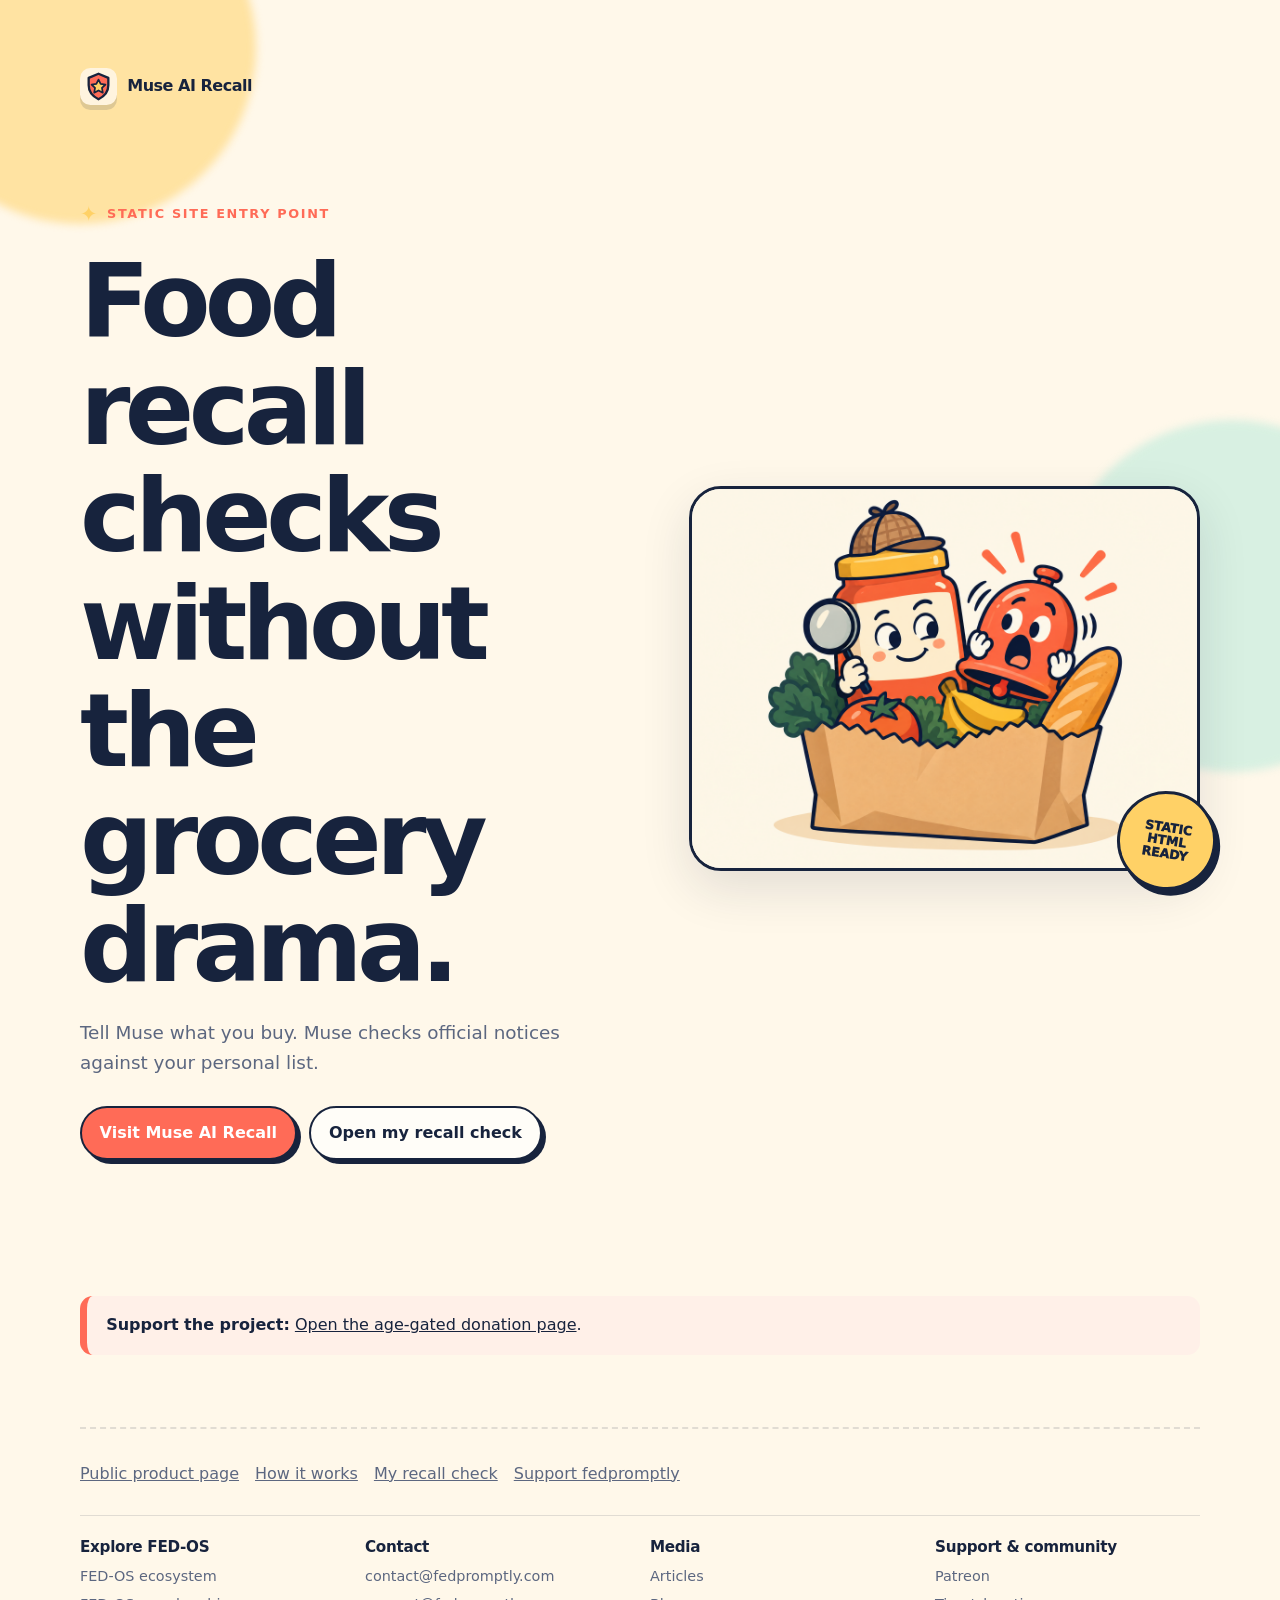
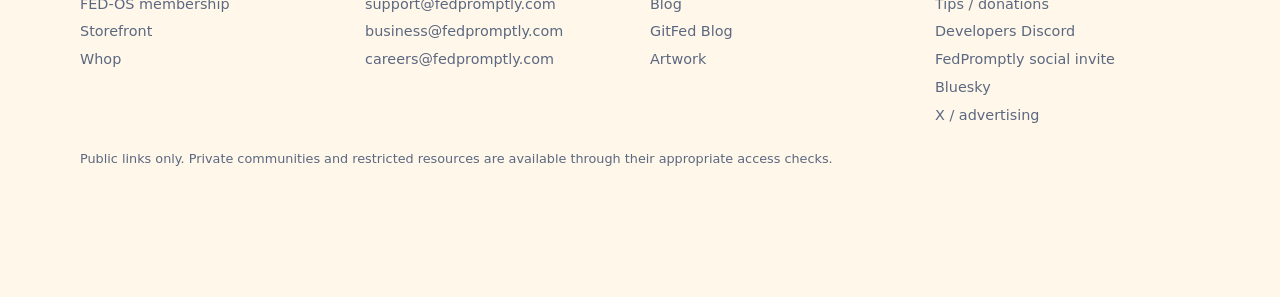
<file: index.html>
<!doctype html>
<html lang="en">
<head><meta charset="utf-8"><meta name="viewport" content="width=device-width, initial-scale=1"><meta name="theme-color" content="#fff8ea"><link rel="icon" href="assets/favicon.svg" type="image/svg+xml"><link rel="stylesheet" href="assets/styles.css"><title>Muse AI Recall</title>  <link rel="icon" href="assets/favicon.png" type="image/png">
  <link rel="apple-touch-icon" href="assets/favicon.png">
</head>
<body><div class="site-shell"><main class="container page"><nav class="nav reveal"><a class="brand" href="index.html"><img class="brand-mark" src="assets/favicon.svg" alt=""><span>Muse AI Recall</span></a></nav><section class="hero"><div class="reveal"><p class="eyebrow">Static site entry point</p><h1>Food recall checks without the grocery drama.</h1><p class="lede">Tell Muse what you buy. Muse checks official notices against your personal list.</p><div class="actions"><a class="button" href="recall/index.html">Visit Muse AI Recall</a><a class="button secondary" href="recalled/index.html">Open my recall check</a></div></div><div class="hero-art reveal delay-2"><img src="assets/promo-no-panic.png" alt="A calm jar wearing a detective hat beside a harmless alarm bell"><span class="sticker">STATIC<br>HTML<br>READY</span></div></section><section class="section"><div class="notice reveal"><strong>Support the project:</strong> <a href="donate.html">Open the age-gated donation page</a>.</div></section><footer>
<div class="footer-links"><a href="recall/index.html">Public product page</a><a href="recall/how-it-works.html">How it works</a><a href="recalled/index.html">My recall check</a><a href="donate.html">Support fedpromptly</a></div>
      <div class="fed-footer-grid">
        <section class="footer-group"><h2>Explore FED-OS</h2><ul>
          <li><a href="https://www.fedpromptly.org" target="_blank" rel="noreferrer noopener">FED-OS ecosystem</a></li>
          <li><a href="https://www.fedpromptly.com/aid" target="_blank" rel="noreferrer noopener">FED-OS membership</a></li>
          <li><a href="https://www.jabburr.com/fed-os" target="_blank" rel="noreferrer noopener">Storefront</a></li>
          <li><a href="https://whop.com/fedpromptly/" target="_blank" rel="noreferrer noopener">Whop</a></li>
        </ul></section>
        <section class="footer-group"><h2>Contact</h2><ul>
          <li><a href="mailto:contact@fedpromptly.com">contact@fedpromptly.com</a></li>
          <li><a href="mailto:support@fedpromptly.com">support@fedpromptly.com</a></li>
          <li><a href="mailto:business@fedpromptly.com">business@fedpromptly.com</a></li>
          <li><a href="mailto:careers@fedpromptly.com">careers@fedpromptly.com</a></li>
        </ul></section>
        <section class="footer-group"><h2>Media</h2><ul>
          <li><a href="https://substack.com/@fedpromptly" target="_blank" rel="noreferrer noopener">Articles</a></li>
          <li><a href="https://fedpromptly.wordpress.com/" target="_blank" rel="noreferrer noopener">Blog</a></li>
          <li><a href="https://gitfed.substack.com/" target="_blank" rel="noreferrer noopener">GitFed Blog</a></li>
          <li><a href="https://www.deviantart.com/fedpromptly" target="_blank" rel="noreferrer noopener">Artwork</a></li>
        </ul></section>
        <section class="footer-group"><h2>Support &amp; community</h2><ul>
          <li><a href="https://www.patreon.com/c/FEDpromptly" target="_blank" rel="noreferrer noopener">Patreon</a></li>
          <li><a href="https://buymeacoffee.com/fedpromptly" target="_blank" rel="noreferrer noopener">Tips / donations</a></li>
          <li><a href="https://discord.gg/Jm4XStx4Pf" target="_blank" rel="noreferrer noopener">Developers Discord</a></li>
          <li><a href="community.html">FedPromptly social invite</a></li>
          <li><a href="https://bsky.app/profile/fed-os.bsky.social" target="_blank" rel="noreferrer noopener">Bluesky</a></li>
          <li><a href="https://x.com/Fedpromptly" target="_blank" rel="noreferrer noopener">X / advertising</a></li>
        </ul></section>
      </div>
      <p class="footer-note">Public links only. Private communities and restricted resources are available through their appropriate access checks.</p>
    </footer></main></div></body></html>
</file>
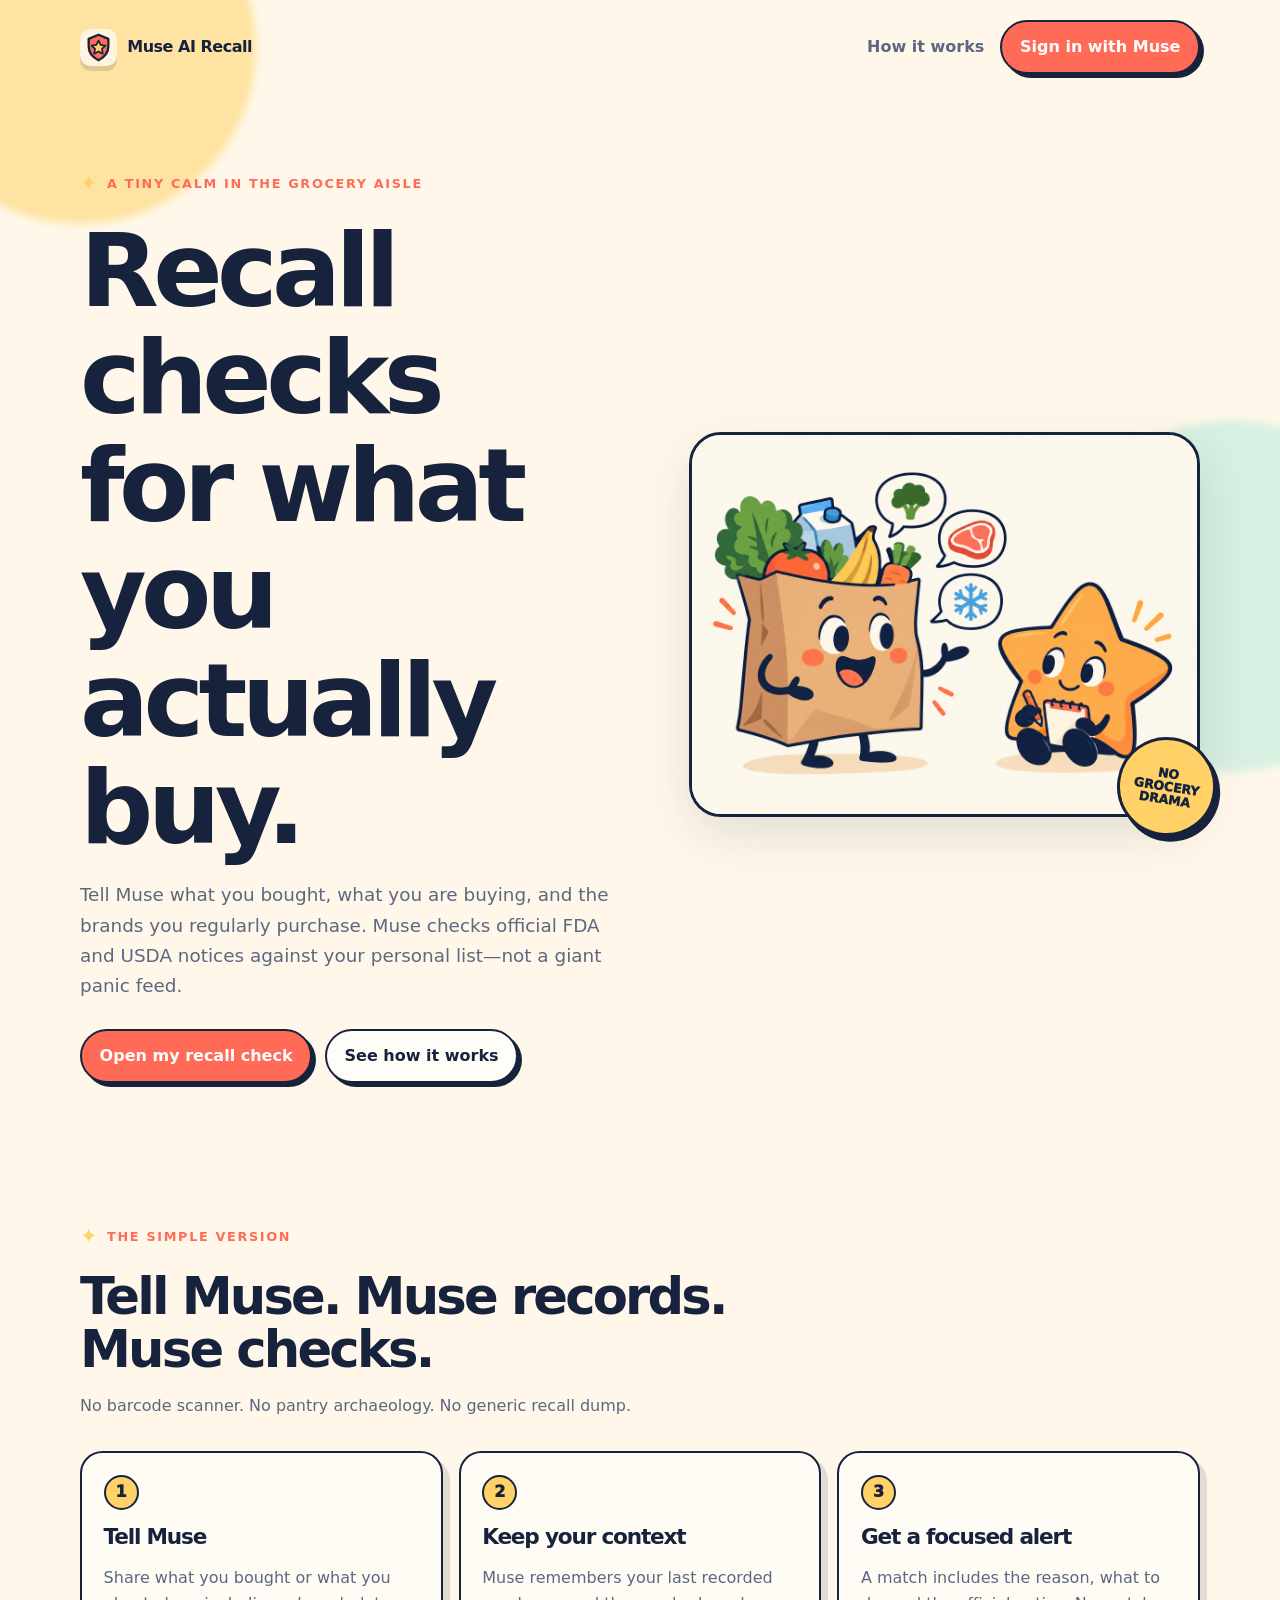
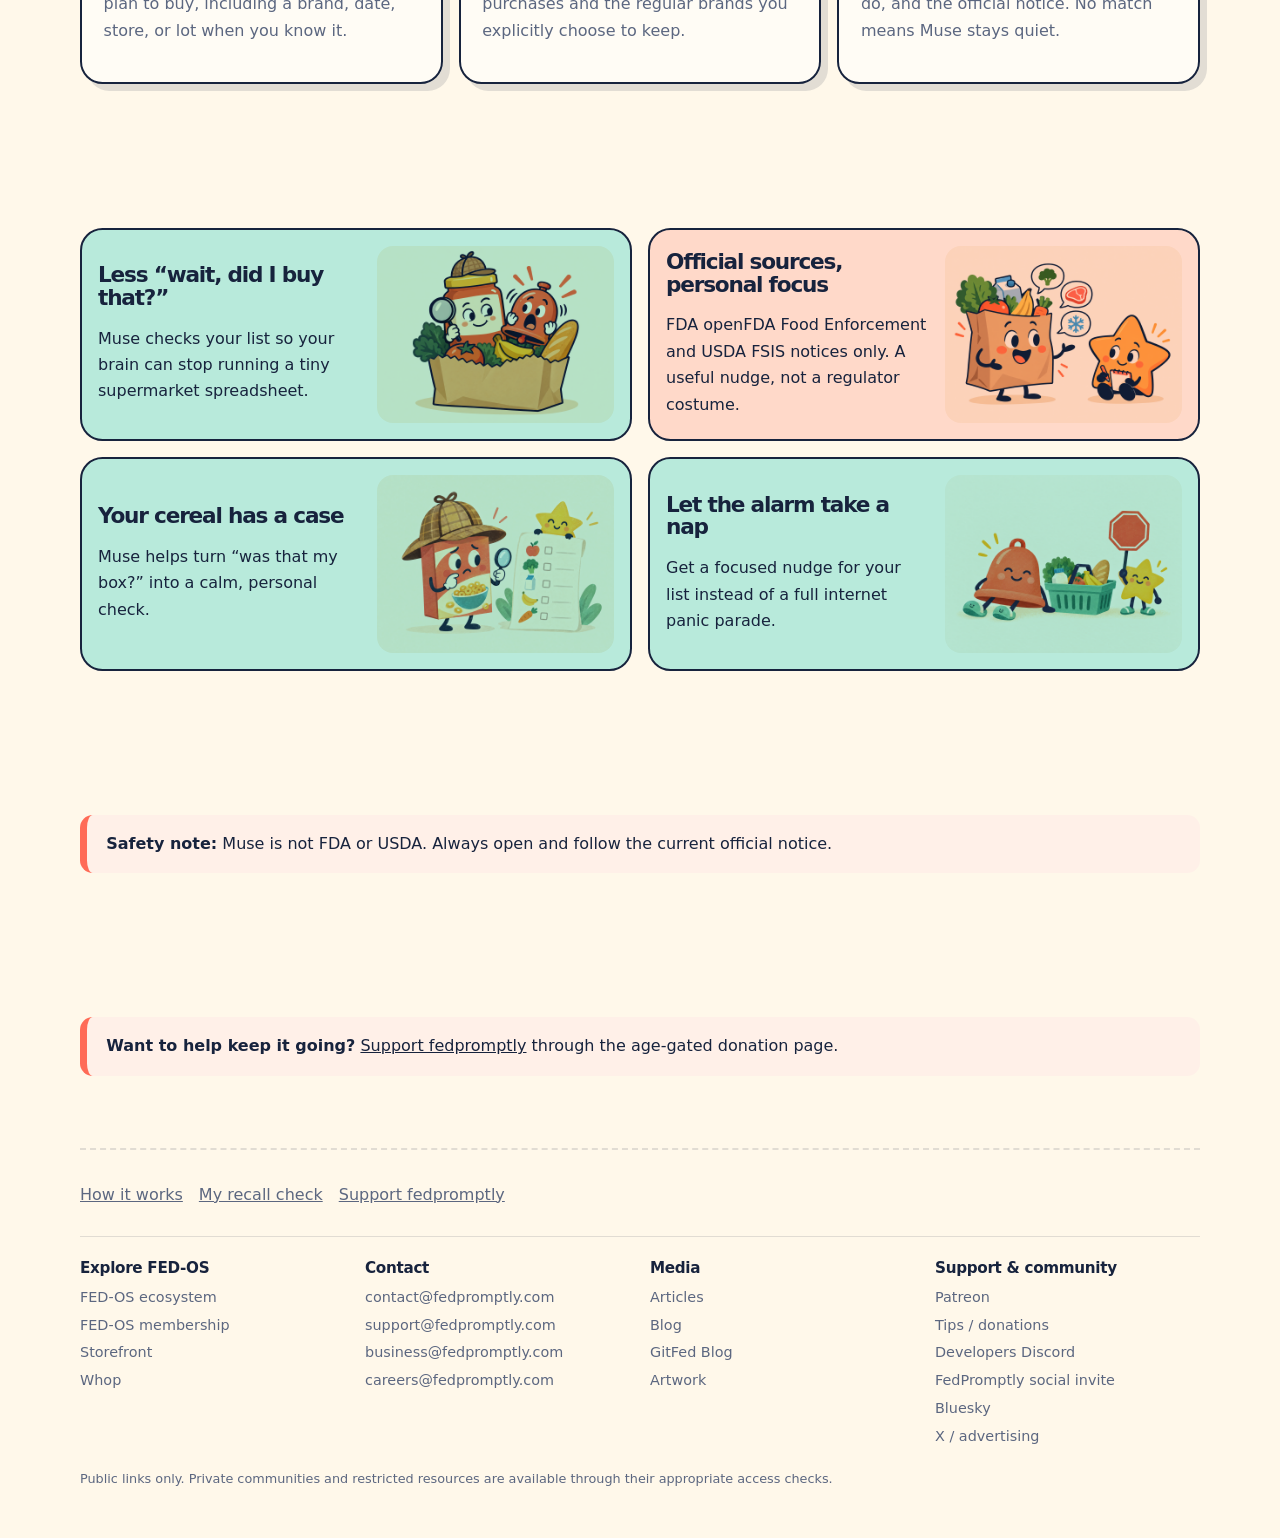
<file: recall/index.html>
<!doctype html>
<html lang="en">
<head><meta charset="utf-8"><meta name="viewport" content="width=device-width, initial-scale=1"><meta name="theme-color" content="#fff8ea"><link rel="icon" href="../assets/favicon.svg" type="image/svg+xml"><link rel="stylesheet" href="../assets/styles.css"><title>Muse AI Recall · Personal recall checks</title>  <link rel="icon" href="../assets/favicon.png" type="image/png">
  <link rel="apple-touch-icon" href="../assets/favicon.png">
</head>
<body><div class="site-shell"><main class="container"><nav class="nav reveal"><a class="brand" href="index.html"><img class="brand-mark" src="../assets/favicon.svg" alt=""><span>Muse AI Recall</span></a><div class="nav-links"><a href="how-it-works.html">How it works</a><a class="button" href="../recalled/index.html">Sign in with Muse</a></div></nav>
<header class="hero"><div class="reveal"><p class="eyebrow">A tiny calm in the grocery aisle</p><h1>Recall checks for what you actually buy.</h1><p class="lede">Tell Muse what you bought, what you are buying, and the brands you regularly purchase. Muse checks official FDA and USDA notices against your personal list—not a giant panic feed.</p><div class="actions"><a class="button" href="../recalled/index.html">Open my recall check</a><a class="button secondary" href="how-it-works.html">See how it works</a></div></div><div class="hero-art reveal delay-2"><img src="../assets/promo-tell-muse.png" alt="A cheerful grocery bag talking to a star-shaped assistant mascot"><span class="sticker">NO<br>GROCERY<br>DRAMA</span></div></header>
<section class="section"><div class="section-head reveal"><p class="eyebrow">The simple version</p><h2>Tell Muse. Muse records. Muse checks.</h2><p>No barcode scanner. No pantry archaeology. No generic recall dump.</p></div><div class="grid"><article class="card reveal delay-1"><span class="number">1</span><h3>Tell Muse</h3><p>Share what you bought or what you plan to buy, including a brand, date, store, or lot when you know it.</p></article><article class="card reveal delay-2"><span class="number">2</span><h3>Keep your context</h3><p>Muse remembers your last recorded purchases and the regular brands you explicitly choose to keep.</p></article><article class="card reveal delay-3"><span class="number">3</span><h3>Get a focused alert</h3><p>A match includes the reason, what to do, and the official notice. No match means Muse stays quiet.</p></article></div></section>
<section class="section"><div class="promo-strip"><article class="promo reveal"><div><h3>Less “wait, did I buy that?”</h3><p>Muse checks your list so your brain can stop running a tiny supermarket spreadsheet.</p></div><img src="../assets/promo-no-panic.png" alt="A calm jar wearing a detective hat beside a harmless alarm bell"></article><article class="promo reveal delay-1"><div><h3>Official sources, personal focus</h3><p>FDA openFDA Food Enforcement and USDA FSIS notices only. A useful nudge, not a regulator costume.</p></div><img src="../assets/promo-tell-muse.png" alt="A grocery bag listening to a friendly assistant mascot"></article><article class="promo reveal"><div><h3>Your cereal has a case</h3><p>Muse helps turn “was that my box?” into a calm, personal check.</p></div><img src="../assets/promo-cereal-detective.png" alt="A cereal box wearing a detective hat beside a grocery list"></article><article class="promo reveal delay-1"><div><h3>Let the alarm take a nap</h3><p>Get a focused nudge for your list instead of a full internet panic parade.</p></div><img src="../assets/promo-alarm-bell.png" alt="A relaxed alarm bell beside a checked grocery basket"></article></div></section>
<section class="section"><div class="notice reveal"><strong>Safety note:</strong> Muse is not FDA or USDA. Always open and follow the current official notice.</div></section>
<section class="section"><div class="notice reveal"><strong>Want to help keep it going?</strong> <a href="../donate.html">Support fedpromptly</a> through the age-gated donation page.</div></section><footer>
<div class="footer-links"><a href="how-it-works.html">How it works</a><a href="../recalled/index.html">My recall check</a><a href="../donate.html">Support fedpromptly</a></div>
      <div class="fed-footer-grid">
        <section class="footer-group"><h2>Explore FED-OS</h2><ul>
          <li><a href="https://www.fedpromptly.org" target="_blank" rel="noreferrer noopener">FED-OS ecosystem</a></li>
          <li><a href="https://www.fedpromptly.com/aid" target="_blank" rel="noreferrer noopener">FED-OS membership</a></li>
          <li><a href="https://www.jabburr.com/fed-os" target="_blank" rel="noreferrer noopener">Storefront</a></li>
          <li><a href="https://whop.com/fedpromptly/" target="_blank" rel="noreferrer noopener">Whop</a></li>
        </ul></section>
        <section class="footer-group"><h2>Contact</h2><ul>
          <li><a href="mailto:contact@fedpromptly.com">contact@fedpromptly.com</a></li>
          <li><a href="mailto:support@fedpromptly.com">support@fedpromptly.com</a></li>
          <li><a href="mailto:business@fedpromptly.com">business@fedpromptly.com</a></li>
          <li><a href="mailto:careers@fedpromptly.com">careers@fedpromptly.com</a></li>
        </ul></section>
        <section class="footer-group"><h2>Media</h2><ul>
          <li><a href="https://substack.com/@fedpromptly" target="_blank" rel="noreferrer noopener">Articles</a></li>
          <li><a href="https://fedpromptly.wordpress.com/" target="_blank" rel="noreferrer noopener">Blog</a></li>
          <li><a href="https://gitfed.substack.com/" target="_blank" rel="noreferrer noopener">GitFed Blog</a></li>
          <li><a href="https://www.deviantart.com/fedpromptly" target="_blank" rel="noreferrer noopener">Artwork</a></li>
        </ul></section>
        <section class="footer-group"><h2>Support &amp; community</h2><ul>
          <li><a href="https://www.patreon.com/c/FEDpromptly" target="_blank" rel="noreferrer noopener">Patreon</a></li>
          <li><a href="https://buymeacoffee.com/fedpromptly" target="_blank" rel="noreferrer noopener">Tips / donations</a></li>
          <li><a href="https://discord.gg/Jm4XStx4Pf" target="_blank" rel="noreferrer noopener">Developers Discord</a></li>
          <li><a href="../community.html">FedPromptly social invite</a></li>
          <li><a href="https://bsky.app/profile/fed-os.bsky.social" target="_blank" rel="noreferrer noopener">Bluesky</a></li>
          <li><a href="https://x.com/Fedpromptly" target="_blank" rel="noreferrer noopener">X / advertising</a></li>
        </ul></section>
      </div>
      <p class="footer-note">Public links only. Private communities and restricted resources are available through their appropriate access checks.</p>
    </footer></main></div></body></html>
</file>
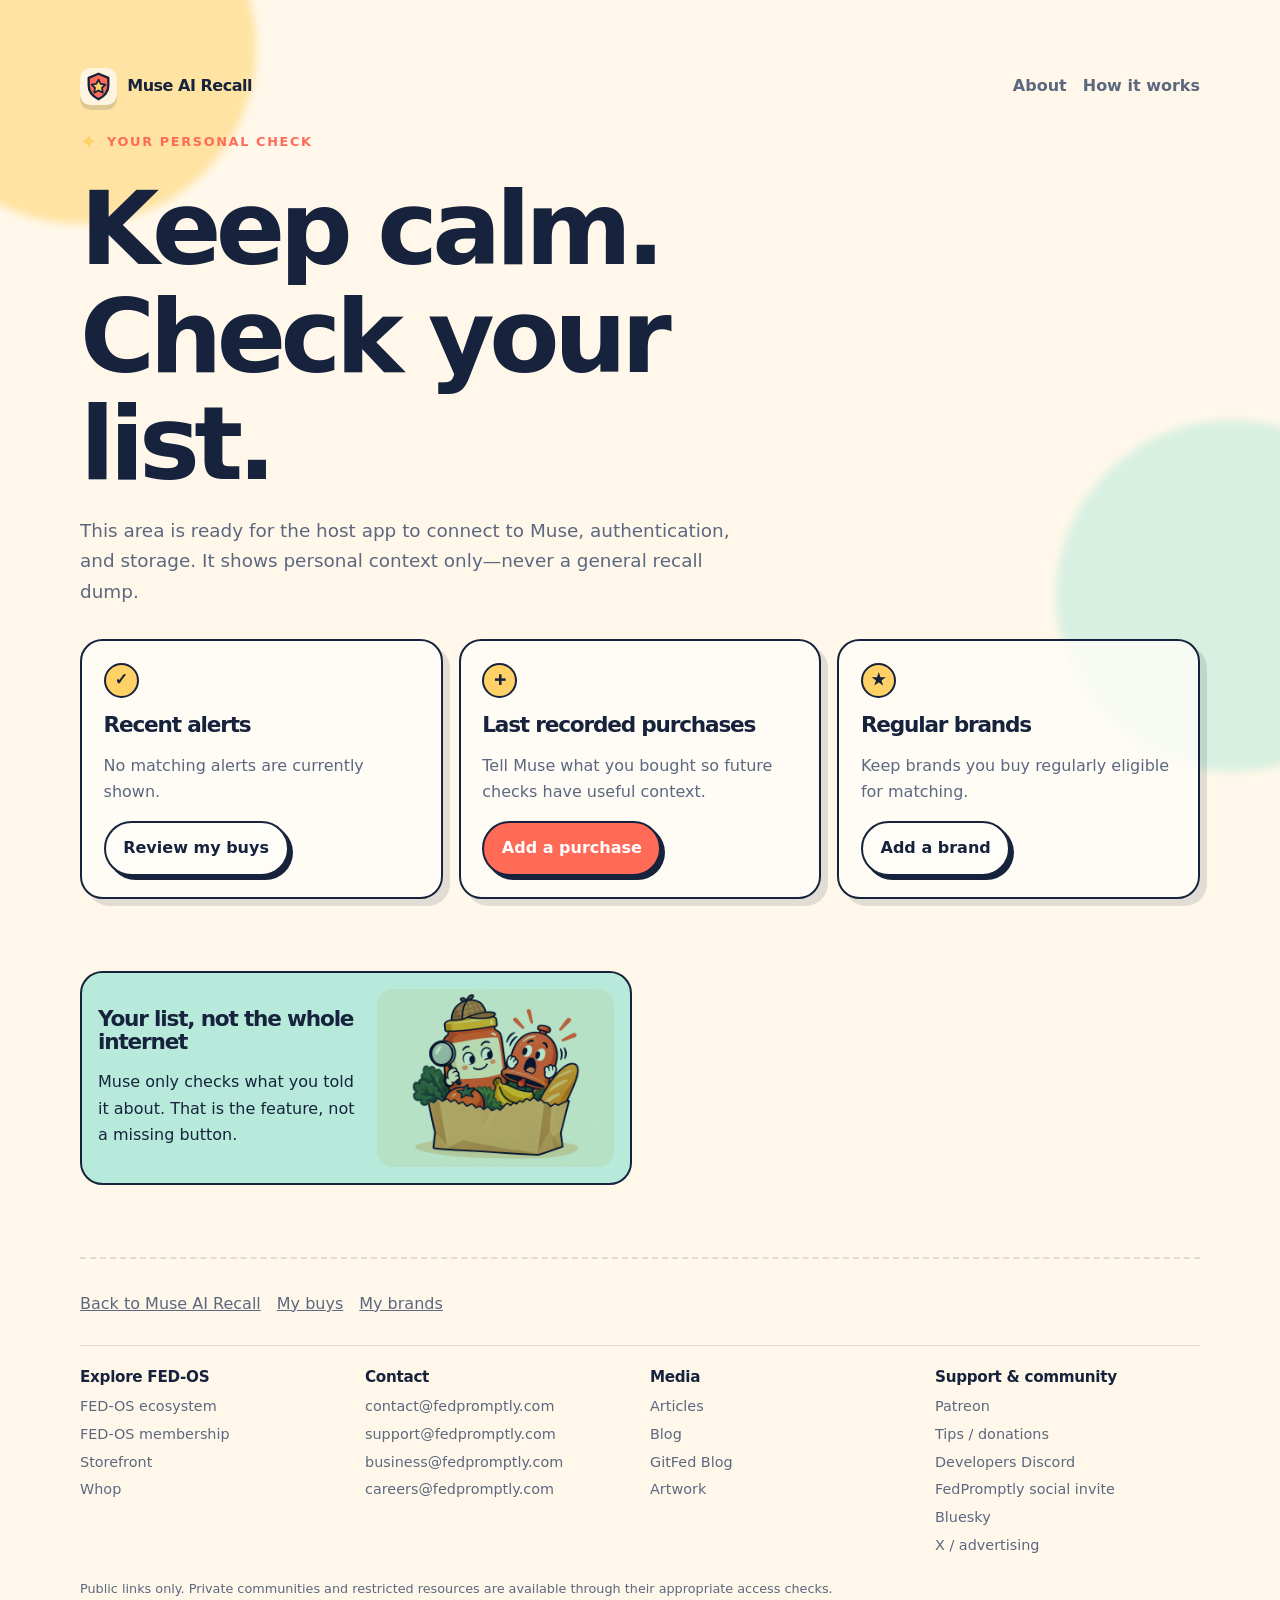
<file: recalled/index.html>
<!doctype html>
<html lang="en">
<head><meta charset="utf-8"><meta name="viewport" content="width=device-width, initial-scale=1"><meta name="theme-color" content="#fff8ea"><link rel="icon" href="../assets/favicon.svg" type="image/svg+xml"><link rel="stylesheet" href="../assets/styles.css"><title>Your Muse AI Recall</title>  <link rel="icon" href="../assets/favicon.png" type="image/png">
  <link rel="apple-touch-icon" href="../assets/favicon.png">
</head>
<body><div class="site-shell"><main class="container page"><nav class="nav reveal"><a class="brand" href="index.html"><img class="brand-mark" src="../assets/favicon.svg" alt=""><span>Muse AI Recall</span></a><div class="nav-links"><a href="../recall/index.html">About</a><a href="../recall/how-it-works.html">How it works</a></div></nav>
<section class="page-header reveal"><p class="eyebrow">Your personal check</p><h1>Keep calm. Check your list.</h1><p class="lede">This area is ready for the host app to connect to Muse, authentication, and storage. It shows personal context only—never a general recall dump.</p></section>
<section class="grid"><article class="card reveal delay-1"><span class="number">✓</span><h3>Recent alerts</h3><p>No matching alerts are currently shown.</p><a class="button secondary" href="my-buys.html">Review my buys</a></article><article class="card reveal delay-2"><span class="number">+</span><h3>Last recorded purchases</h3><p>Tell Muse what you bought so future checks have useful context.</p><a class="button" href="add-purchase.html">Add a purchase</a></article><article class="card reveal delay-3"><span class="number">★</span><h3>Regular brands</h3><p>Keep brands you buy regularly eligible for matching.</p><a class="button secondary" href="add-brand.html">Add a brand</a></article></section>
<section class="section"><div class="promo-strip"><article class="promo reveal"><div><h3>Your list, not the whole internet</h3><p>Muse only checks what you told it about. That is the feature, not a missing button.</p></div><img src="../assets/promo-no-panic.png" alt="A calm jar detective and a harmless alarm bell"></article></div></section>
<footer>
<div class="footer-links"><a href="../recall/index.html">Back to Muse AI Recall</a><a href="my-buys.html">My buys</a><a href="my-brands.html">My brands</a></div>
      <div class="fed-footer-grid">
        <section class="footer-group"><h2>Explore FED-OS</h2><ul>
          <li><a href="https://www.fedpromptly.org" target="_blank" rel="noreferrer noopener">FED-OS ecosystem</a></li>
          <li><a href="https://www.fedpromptly.com/aid" target="_blank" rel="noreferrer noopener">FED-OS membership</a></li>
          <li><a href="https://www.jabburr.com/fed-os" target="_blank" rel="noreferrer noopener">Storefront</a></li>
          <li><a href="https://whop.com/fedpromptly/" target="_blank" rel="noreferrer noopener">Whop</a></li>
        </ul></section>
        <section class="footer-group"><h2>Contact</h2><ul>
          <li><a href="mailto:contact@fedpromptly.com">contact@fedpromptly.com</a></li>
          <li><a href="mailto:support@fedpromptly.com">support@fedpromptly.com</a></li>
          <li><a href="mailto:business@fedpromptly.com">business@fedpromptly.com</a></li>
          <li><a href="mailto:careers@fedpromptly.com">careers@fedpromptly.com</a></li>
        </ul></section>
        <section class="footer-group"><h2>Media</h2><ul>
          <li><a href="https://substack.com/@fedpromptly" target="_blank" rel="noreferrer noopener">Articles</a></li>
          <li><a href="https://fedpromptly.wordpress.com/" target="_blank" rel="noreferrer noopener">Blog</a></li>
          <li><a href="https://gitfed.substack.com/" target="_blank" rel="noreferrer noopener">GitFed Blog</a></li>
          <li><a href="https://www.deviantart.com/fedpromptly" target="_blank" rel="noreferrer noopener">Artwork</a></li>
        </ul></section>
        <section class="footer-group"><h2>Support &amp; community</h2><ul>
          <li><a href="https://www.patreon.com/c/FEDpromptly" target="_blank" rel="noreferrer noopener">Patreon</a></li>
          <li><a href="https://buymeacoffee.com/fedpromptly" target="_blank" rel="noreferrer noopener">Tips / donations</a></li>
          <li><a href="https://discord.gg/Jm4XStx4Pf" target="_blank" rel="noreferrer noopener">Developers Discord</a></li>
          <li><a href="../community.html">FedPromptly social invite</a></li>
          <li><a href="https://bsky.app/profile/fed-os.bsky.social" target="_blank" rel="noreferrer noopener">Bluesky</a></li>
          <li><a href="https://x.com/Fedpromptly" target="_blank" rel="noreferrer noopener">X / advertising</a></li>
        </ul></section>
      </div>
      <p class="footer-note">Public links only. Private communities and restricted resources are available through their appropriate access checks.</p>
    </footer></main></div></body></html>
</file>
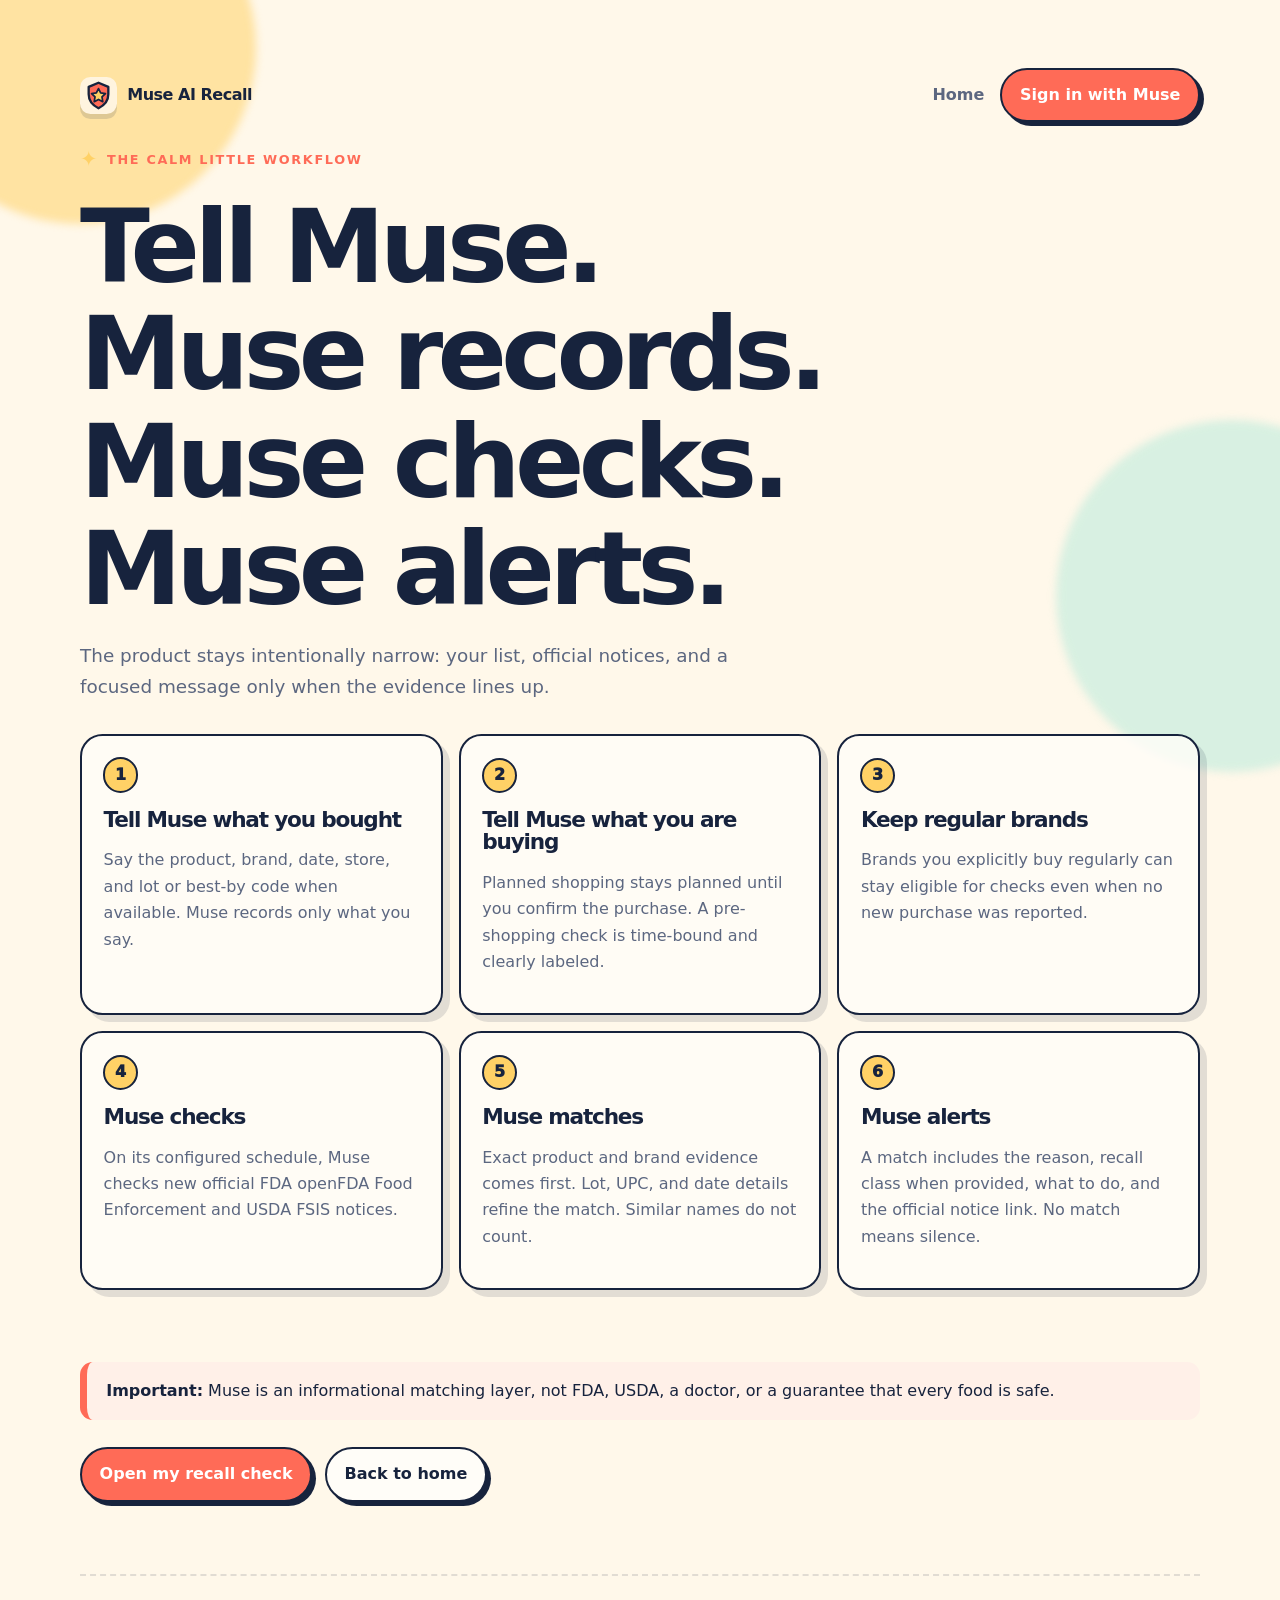
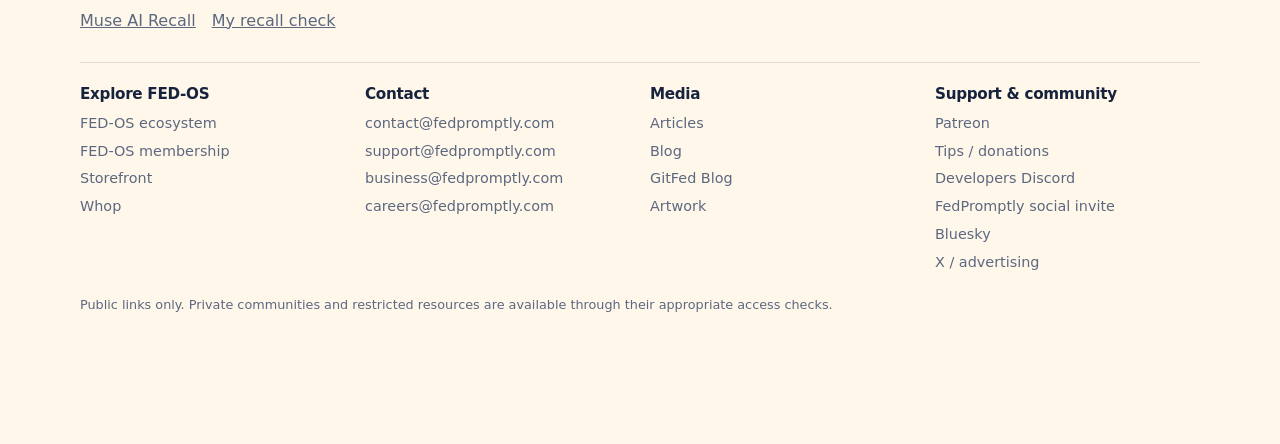
<file: recall/how-it-works.html>
<!doctype html>
<html lang="en">
<head><meta charset="utf-8"><meta name="viewport" content="width=device-width, initial-scale=1"><meta name="theme-color" content="#fff8ea"><link rel="icon" href="../assets/favicon.svg" type="image/svg+xml"><link rel="stylesheet" href="../assets/styles.css"><title>How Muse AI Recall Works</title>  <link rel="icon" href="../assets/favicon.png" type="image/png">
  <link rel="apple-touch-icon" href="../assets/favicon.png">
</head>
<body><div class="site-shell"><main class="container page"><nav class="nav reveal"><a class="brand" href="index.html"><img class="brand-mark" src="../assets/favicon.svg" alt=""><span>Muse AI Recall</span></a><div class="nav-links"><a href="index.html">Home</a><a class="button" href="../recalled/index.html">Sign in with Muse</a></div></nav>
<section class="page-header reveal"><p class="eyebrow">The calm little workflow</p><h1>Tell Muse. Muse records. Muse checks. Muse alerts.</h1><p class="lede">The product stays intentionally narrow: your list, official notices, and a focused message only when the evidence lines up.</p></section>
<section class="grid"><article class="card reveal delay-1"><span class="number">1</span><h3>Tell Muse what you bought</h3><p>Say the product, brand, date, store, and lot or best-by code when available. Muse records only what you say.</p></article><article class="card reveal delay-2"><span class="number">2</span><h3>Tell Muse what you are buying</h3><p>Planned shopping stays planned until you confirm the purchase. A pre-shopping check is time-bound and clearly labeled.</p></article><article class="card reveal delay-3"><span class="number">3</span><h3>Keep regular brands</h3><p>Brands you explicitly buy regularly can stay eligible for checks even when no new purchase was reported.</p></article><article class="card reveal delay-1"><span class="number">4</span><h3>Muse checks</h3><p>On its configured schedule, Muse checks new official FDA openFDA Food Enforcement and USDA FSIS notices.</p></article><article class="card reveal delay-2"><span class="number">5</span><h3>Muse matches</h3><p>Exact product and brand evidence comes first. Lot, UPC, and date details refine the match. Similar names do not count.</p></article><article class="card reveal delay-3"><span class="number">6</span><h3>Muse alerts</h3><p>A match includes the reason, recall class when provided, what to do, and the official notice link. No match means silence.</p></article></section>
<section class="section"><div class="notice reveal"><strong>Important:</strong> Muse is an informational matching layer, not FDA, USDA, a doctor, or a guarantee that every food is safe.</div><div class="actions"><a class="button" href="../recalled/index.html">Open my recall check</a><a class="button secondary" href="index.html">Back to home</a></div></section>
<footer>
<div class="footer-links"><a href="index.html">Muse AI Recall</a><a href="../recalled/index.html">My recall check</a></div>
      <div class="fed-footer-grid">
        <section class="footer-group"><h2>Explore FED-OS</h2><ul>
          <li><a href="https://www.fedpromptly.org" target="_blank" rel="noreferrer noopener">FED-OS ecosystem</a></li>
          <li><a href="https://www.fedpromptly.com/aid" target="_blank" rel="noreferrer noopener">FED-OS membership</a></li>
          <li><a href="https://www.jabburr.com/fed-os" target="_blank" rel="noreferrer noopener">Storefront</a></li>
          <li><a href="https://whop.com/fedpromptly/" target="_blank" rel="noreferrer noopener">Whop</a></li>
        </ul></section>
        <section class="footer-group"><h2>Contact</h2><ul>
          <li><a href="mailto:contact@fedpromptly.com">contact@fedpromptly.com</a></li>
          <li><a href="mailto:support@fedpromptly.com">support@fedpromptly.com</a></li>
          <li><a href="mailto:business@fedpromptly.com">business@fedpromptly.com</a></li>
          <li><a href="mailto:careers@fedpromptly.com">careers@fedpromptly.com</a></li>
        </ul></section>
        <section class="footer-group"><h2>Media</h2><ul>
          <li><a href="https://substack.com/@fedpromptly" target="_blank" rel="noreferrer noopener">Articles</a></li>
          <li><a href="https://fedpromptly.wordpress.com/" target="_blank" rel="noreferrer noopener">Blog</a></li>
          <li><a href="https://gitfed.substack.com/" target="_blank" rel="noreferrer noopener">GitFed Blog</a></li>
          <li><a href="https://www.deviantart.com/fedpromptly" target="_blank" rel="noreferrer noopener">Artwork</a></li>
        </ul></section>
        <section class="footer-group"><h2>Support &amp; community</h2><ul>
          <li><a href="https://www.patreon.com/c/FEDpromptly" target="_blank" rel="noreferrer noopener">Patreon</a></li>
          <li><a href="https://buymeacoffee.com/fedpromptly" target="_blank" rel="noreferrer noopener">Tips / donations</a></li>
          <li><a href="https://discord.gg/Jm4XStx4Pf" target="_blank" rel="noreferrer noopener">Developers Discord</a></li>
          <li><a href="../community.html">FedPromptly social invite</a></li>
          <li><a href="https://bsky.app/profile/fed-os.bsky.social" target="_blank" rel="noreferrer noopener">Bluesky</a></li>
          <li><a href="https://x.com/Fedpromptly" target="_blank" rel="noreferrer noopener">X / advertising</a></li>
        </ul></section>
      </div>
      <p class="footer-note">Public links only. Private communities and restricted resources are available through their appropriate access checks.</p>
    </footer></main></div></body></html>
</file>
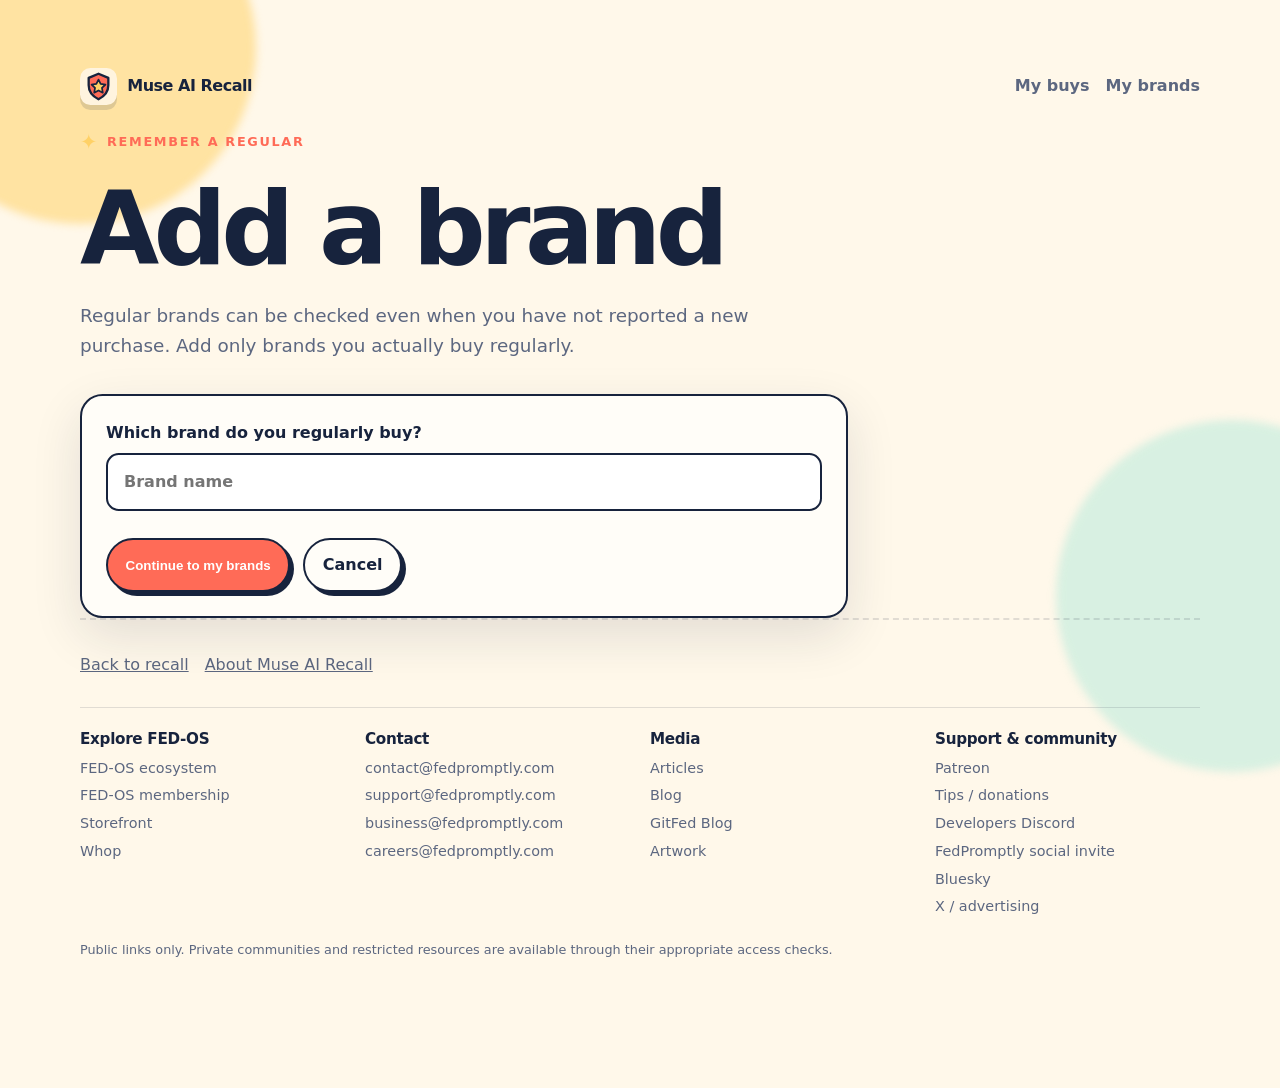
<file: recalled/add-brand.html>
<!doctype html>
<html lang="en">
<head><meta charset="utf-8"><meta name="viewport" content="width=device-width, initial-scale=1"><meta name="theme-color" content="#fff8ea"><link rel="icon" href="../assets/favicon.svg" type="image/svg+xml"><link rel="stylesheet" href="../assets/styles.css"><title>Add a Regular Brand · Muse AI Recall</title>  <link rel="icon" href="../assets/favicon.png" type="image/png">
  <link rel="apple-touch-icon" href="../assets/favicon.png">
</head>
<body><div class="site-shell"><main class="container page"><nav class="nav"><a class="brand" href="index.html"><img class="brand-mark" src="../assets/favicon.svg" alt=""><span>Muse AI Recall</span></a><div class="nav-links"><a href="my-buys.html">My buys</a><a href="my-brands.html">My brands</a></div></nav>
<section class="page-header reveal"><p class="eyebrow">Remember a regular</p><h1>Add a brand</h1><p class="lede">Regular brands can be checked even when you have not reported a new purchase. Add only brands you actually buy regularly.</p></section>
<section class="form-card reveal delay-1"><form action="my-brands.html" method="get"><label for="brand">Which brand do you regularly buy?<input id="brand" name="brand" type="text" placeholder="Brand name" required></label><div class="actions"><button class="button" type="submit">Continue to my brands</button><a class="button secondary" href="my-brands.html">Cancel</a></div></form></section>
<footer>
<div class="footer-links"><a href="index.html">Back to recall</a><a href="../recall/index.html">About Muse AI Recall</a></div>
      <div class="fed-footer-grid">
        <section class="footer-group"><h2>Explore FED-OS</h2><ul>
          <li><a href="https://www.fedpromptly.org" target="_blank" rel="noreferrer noopener">FED-OS ecosystem</a></li>
          <li><a href="https://www.fedpromptly.com/aid" target="_blank" rel="noreferrer noopener">FED-OS membership</a></li>
          <li><a href="https://www.jabburr.com/fed-os" target="_blank" rel="noreferrer noopener">Storefront</a></li>
          <li><a href="https://whop.com/fedpromptly/" target="_blank" rel="noreferrer noopener">Whop</a></li>
        </ul></section>
        <section class="footer-group"><h2>Contact</h2><ul>
          <li><a href="mailto:contact@fedpromptly.com">contact@fedpromptly.com</a></li>
          <li><a href="mailto:support@fedpromptly.com">support@fedpromptly.com</a></li>
          <li><a href="mailto:business@fedpromptly.com">business@fedpromptly.com</a></li>
          <li><a href="mailto:careers@fedpromptly.com">careers@fedpromptly.com</a></li>
        </ul></section>
        <section class="footer-group"><h2>Media</h2><ul>
          <li><a href="https://substack.com/@fedpromptly" target="_blank" rel="noreferrer noopener">Articles</a></li>
          <li><a href="https://fedpromptly.wordpress.com/" target="_blank" rel="noreferrer noopener">Blog</a></li>
          <li><a href="https://gitfed.substack.com/" target="_blank" rel="noreferrer noopener">GitFed Blog</a></li>
          <li><a href="https://www.deviantart.com/fedpromptly" target="_blank" rel="noreferrer noopener">Artwork</a></li>
        </ul></section>
        <section class="footer-group"><h2>Support &amp; community</h2><ul>
          <li><a href="https://www.patreon.com/c/FEDpromptly" target="_blank" rel="noreferrer noopener">Patreon</a></li>
          <li><a href="https://buymeacoffee.com/fedpromptly" target="_blank" rel="noreferrer noopener">Tips / donations</a></li>
          <li><a href="https://discord.gg/Jm4XStx4Pf" target="_blank" rel="noreferrer noopener">Developers Discord</a></li>
          <li><a href="../community.html">FedPromptly social invite</a></li>
          <li><a href="https://bsky.app/profile/fed-os.bsky.social" target="_blank" rel="noreferrer noopener">Bluesky</a></li>
          <li><a href="https://x.com/Fedpromptly" target="_blank" rel="noreferrer noopener">X / advertising</a></li>
        </ul></section>
      </div>
      <p class="footer-note">Public links only. Private communities and restricted resources are available through their appropriate access checks.</p>
    </footer></main></div></body></html>
</file>
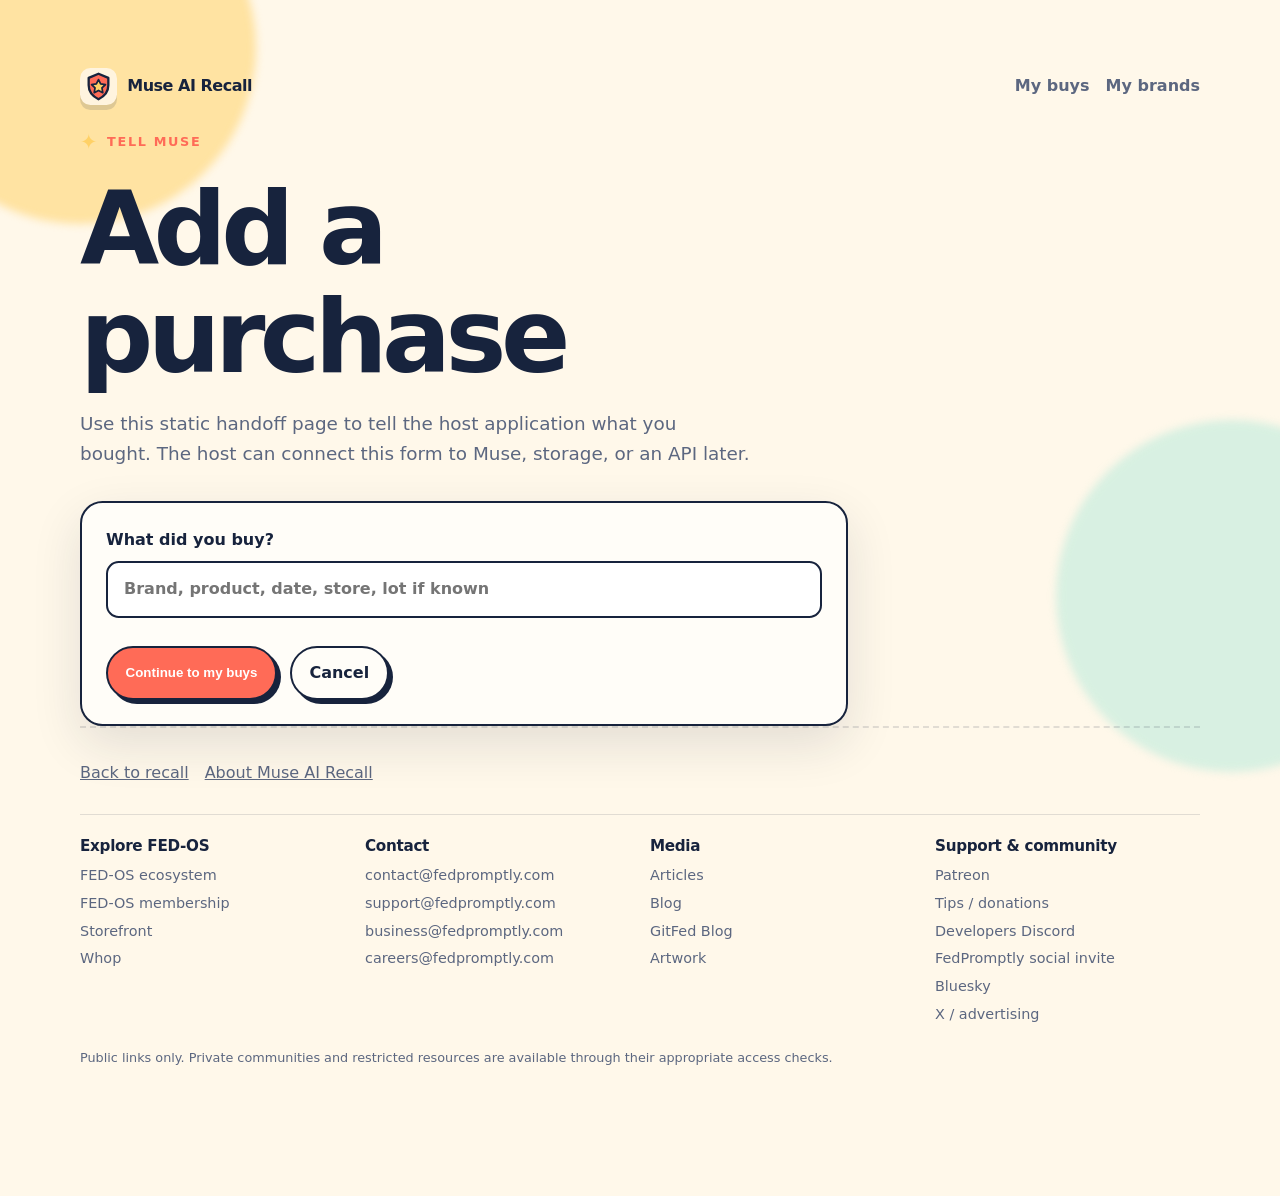
<file: recalled/add-purchase.html>
<!doctype html>
<html lang="en">
<head><meta charset="utf-8"><meta name="viewport" content="width=device-width, initial-scale=1"><meta name="theme-color" content="#fff8ea"><link rel="icon" href="../assets/favicon.svg" type="image/svg+xml"><link rel="stylesheet" href="../assets/styles.css"><title>Add a Purchase · Muse AI Recall</title>  <link rel="icon" href="../assets/favicon.png" type="image/png">
  <link rel="apple-touch-icon" href="../assets/favicon.png">
</head>
<body><div class="site-shell"><main class="container page"><nav class="nav"><a class="brand" href="index.html"><img class="brand-mark" src="../assets/favicon.svg" alt=""><span>Muse AI Recall</span></a><div class="nav-links"><a href="my-buys.html">My buys</a><a href="my-brands.html">My brands</a></div></nav>
<section class="page-header reveal"><p class="eyebrow">Tell Muse</p><h1>Add a purchase</h1><p class="lede">Use this static handoff page to tell the host application what you bought. The host can connect this form to Muse, storage, or an API later.</p></section>
<section class="form-card reveal delay-1"><form action="my-buys.html" method="get"><label for="purchase">What did you buy?<input id="purchase" name="purchase" type="text" placeholder="Brand, product, date, store, lot if known" required></label><div class="actions"><button class="button" type="submit">Continue to my buys</button><a class="button secondary" href="my-buys.html">Cancel</a></div></form></section>
<footer>
<div class="footer-links"><a href="index.html">Back to recall</a><a href="../recall/index.html">About Muse AI Recall</a></div>
      <div class="fed-footer-grid">
        <section class="footer-group"><h2>Explore FED-OS</h2><ul>
          <li><a href="https://www.fedpromptly.org" target="_blank" rel="noreferrer noopener">FED-OS ecosystem</a></li>
          <li><a href="https://www.fedpromptly.com/aid" target="_blank" rel="noreferrer noopener">FED-OS membership</a></li>
          <li><a href="https://www.jabburr.com/fed-os" target="_blank" rel="noreferrer noopener">Storefront</a></li>
          <li><a href="https://whop.com/fedpromptly/" target="_blank" rel="noreferrer noopener">Whop</a></li>
        </ul></section>
        <section class="footer-group"><h2>Contact</h2><ul>
          <li><a href="mailto:contact@fedpromptly.com">contact@fedpromptly.com</a></li>
          <li><a href="mailto:support@fedpromptly.com">support@fedpromptly.com</a></li>
          <li><a href="mailto:business@fedpromptly.com">business@fedpromptly.com</a></li>
          <li><a href="mailto:careers@fedpromptly.com">careers@fedpromptly.com</a></li>
        </ul></section>
        <section class="footer-group"><h2>Media</h2><ul>
          <li><a href="https://substack.com/@fedpromptly" target="_blank" rel="noreferrer noopener">Articles</a></li>
          <li><a href="https://fedpromptly.wordpress.com/" target="_blank" rel="noreferrer noopener">Blog</a></li>
          <li><a href="https://gitfed.substack.com/" target="_blank" rel="noreferrer noopener">GitFed Blog</a></li>
          <li><a href="https://www.deviantart.com/fedpromptly" target="_blank" rel="noreferrer noopener">Artwork</a></li>
        </ul></section>
        <section class="footer-group"><h2>Support &amp; community</h2><ul>
          <li><a href="https://www.patreon.com/c/FEDpromptly" target="_blank" rel="noreferrer noopener">Patreon</a></li>
          <li><a href="https://buymeacoffee.com/fedpromptly" target="_blank" rel="noreferrer noopener">Tips / donations</a></li>
          <li><a href="https://discord.gg/Jm4XStx4Pf" target="_blank" rel="noreferrer noopener">Developers Discord</a></li>
          <li><a href="../community.html">FedPromptly social invite</a></li>
          <li><a href="https://bsky.app/profile/fed-os.bsky.social" target="_blank" rel="noreferrer noopener">Bluesky</a></li>
          <li><a href="https://x.com/Fedpromptly" target="_blank" rel="noreferrer noopener">X / advertising</a></li>
        </ul></section>
      </div>
      <p class="footer-note">Public links only. Private communities and restricted resources are available through their appropriate access checks.</p>
    </footer></main></div></body></html>
</file>
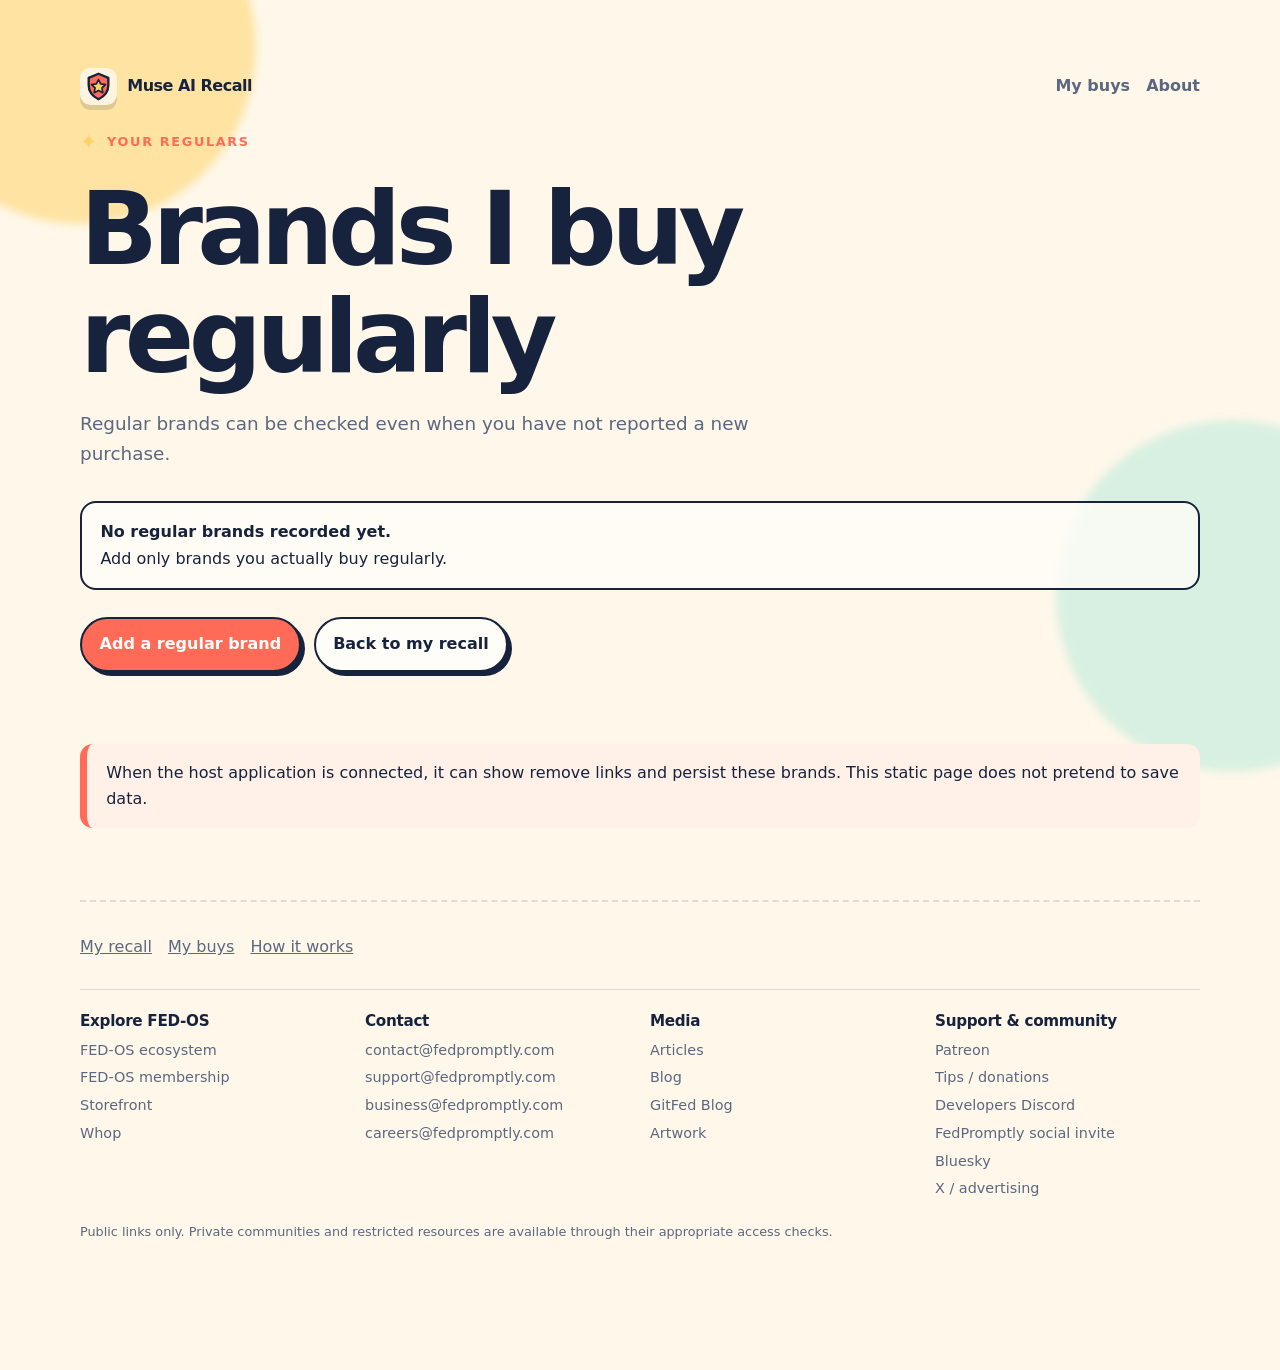
<file: recalled/my-brands.html>
<!doctype html>
<html lang="en">
<head><meta charset="utf-8"><meta name="viewport" content="width=device-width, initial-scale=1"><meta name="theme-color" content="#fff8ea"><link rel="icon" href="../assets/favicon.svg" type="image/svg+xml"><link rel="stylesheet" href="../assets/styles.css"><title>My Brands · Muse AI Recall</title>  <link rel="icon" href="../assets/favicon.png" type="image/png">
  <link rel="apple-touch-icon" href="../assets/favicon.png">
</head>
<body><div class="site-shell"><main class="container page"><nav class="nav reveal"><a class="brand" href="index.html"><img class="brand-mark" src="../assets/favicon.svg" alt=""><span>Muse AI Recall</span></a><div class="nav-links"><a href="my-buys.html">My buys</a><a href="../recall/index.html">About</a></div></nav>
<section class="page-header reveal"><p class="eyebrow">Your regulars</p><h1>Brands I buy regularly</h1><p class="lede">Regular brands can be checked even when you have not reported a new purchase.</p></section>
<section class="list reveal delay-1"><li><strong>No regular brands recorded yet.</strong><br><span>Add only brands you actually buy regularly.</span></li></section>
<div class="actions reveal delay-2"><a class="button" href="add-brand.html">Add a regular brand</a><a class="button secondary" href="index.html">Back to my recall</a></div>
<section class="section"><div class="notice">When the host application is connected, it can show remove links and persist these brands. This static page does not pretend to save data.</div></section>
<footer>
<div class="footer-links"><a href="index.html">My recall</a><a href="my-buys.html">My buys</a><a href="../recall/how-it-works.html">How it works</a></div>
      <div class="fed-footer-grid">
        <section class="footer-group"><h2>Explore FED-OS</h2><ul>
          <li><a href="https://www.fedpromptly.org" target="_blank" rel="noreferrer noopener">FED-OS ecosystem</a></li>
          <li><a href="https://www.fedpromptly.com/aid" target="_blank" rel="noreferrer noopener">FED-OS membership</a></li>
          <li><a href="https://www.jabburr.com/fed-os" target="_blank" rel="noreferrer noopener">Storefront</a></li>
          <li><a href="https://whop.com/fedpromptly/" target="_blank" rel="noreferrer noopener">Whop</a></li>
        </ul></section>
        <section class="footer-group"><h2>Contact</h2><ul>
          <li><a href="mailto:contact@fedpromptly.com">contact@fedpromptly.com</a></li>
          <li><a href="mailto:support@fedpromptly.com">support@fedpromptly.com</a></li>
          <li><a href="mailto:business@fedpromptly.com">business@fedpromptly.com</a></li>
          <li><a href="mailto:careers@fedpromptly.com">careers@fedpromptly.com</a></li>
        </ul></section>
        <section class="footer-group"><h2>Media</h2><ul>
          <li><a href="https://substack.com/@fedpromptly" target="_blank" rel="noreferrer noopener">Articles</a></li>
          <li><a href="https://fedpromptly.wordpress.com/" target="_blank" rel="noreferrer noopener">Blog</a></li>
          <li><a href="https://gitfed.substack.com/" target="_blank" rel="noreferrer noopener">GitFed Blog</a></li>
          <li><a href="https://www.deviantart.com/fedpromptly" target="_blank" rel="noreferrer noopener">Artwork</a></li>
        </ul></section>
        <section class="footer-group"><h2>Support &amp; community</h2><ul>
          <li><a href="https://www.patreon.com/c/FEDpromptly" target="_blank" rel="noreferrer noopener">Patreon</a></li>
          <li><a href="https://buymeacoffee.com/fedpromptly" target="_blank" rel="noreferrer noopener">Tips / donations</a></li>
          <li><a href="https://discord.gg/Jm4XStx4Pf" target="_blank" rel="noreferrer noopener">Developers Discord</a></li>
          <li><a href="../community.html">FedPromptly social invite</a></li>
          <li><a href="https://bsky.app/profile/fed-os.bsky.social" target="_blank" rel="noreferrer noopener">Bluesky</a></li>
          <li><a href="https://x.com/Fedpromptly" target="_blank" rel="noreferrer noopener">X / advertising</a></li>
        </ul></section>
      </div>
      <p class="footer-note">Public links only. Private communities and restricted resources are available through their appropriate access checks.</p>
    </footer></main></div></body></html>
</file>
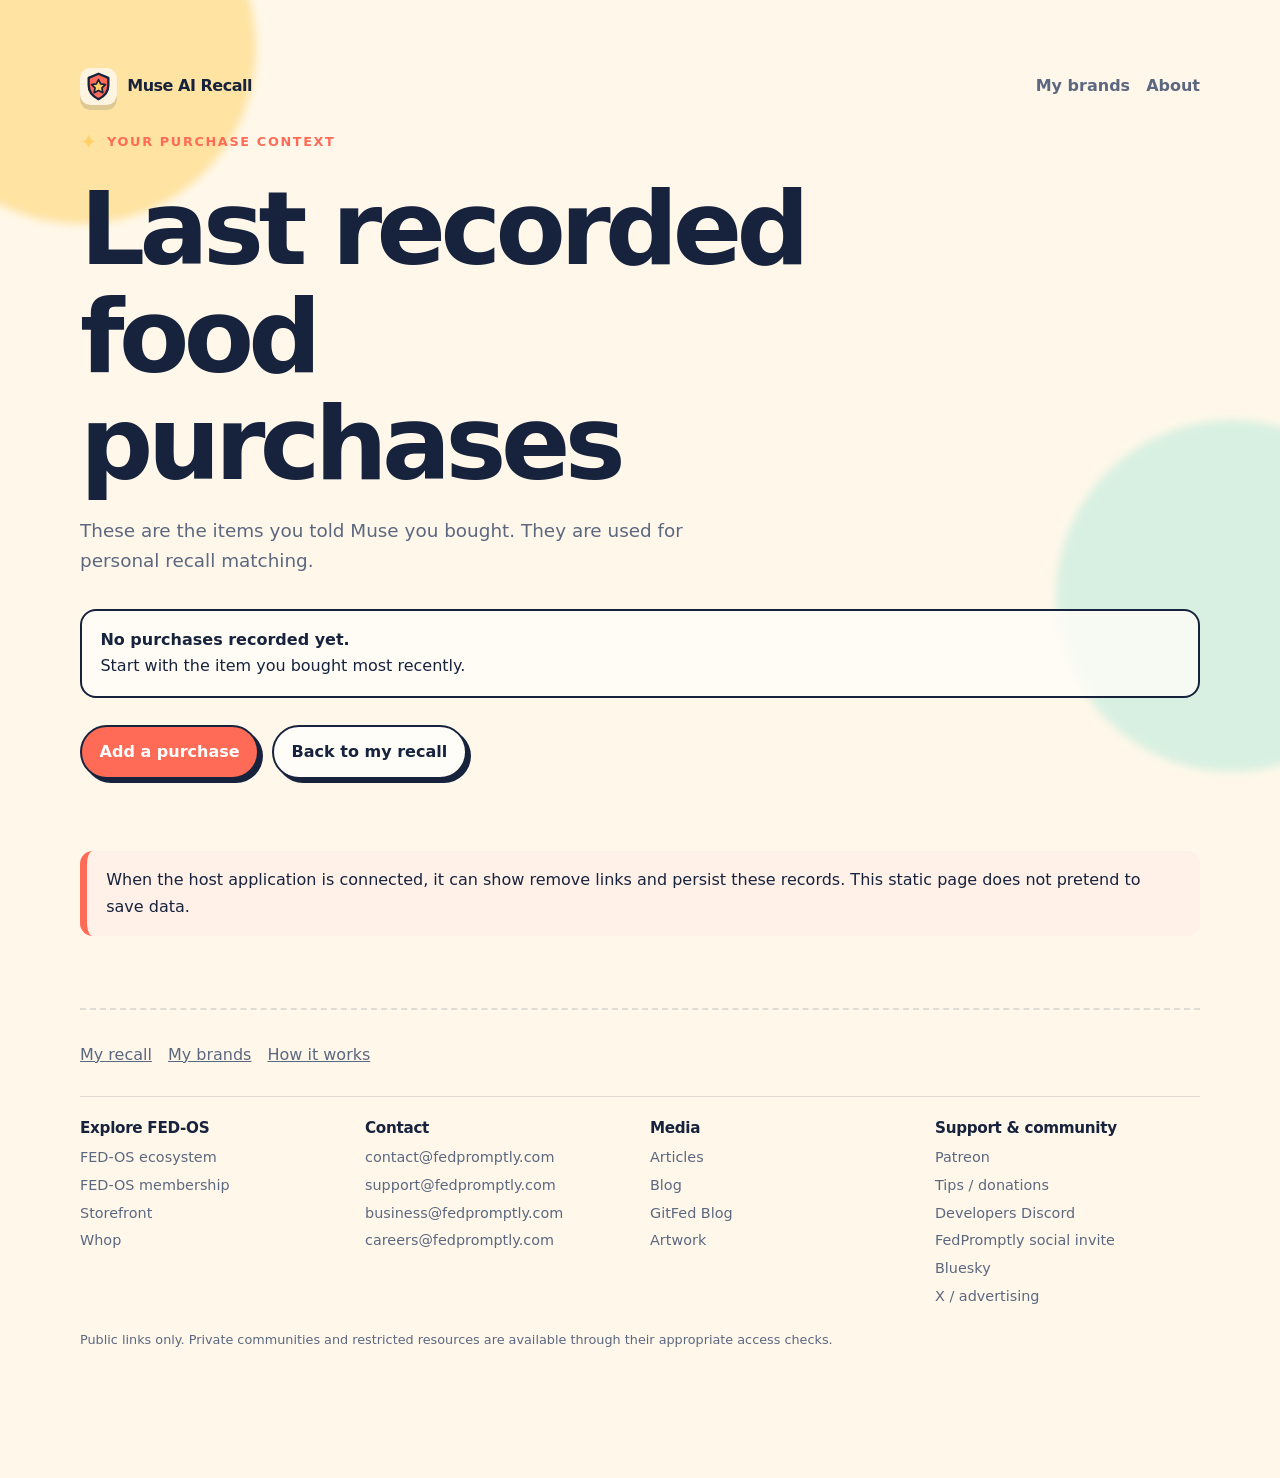
<file: recalled/my-buys.html>
<!doctype html>
<html lang="en">
<head><meta charset="utf-8"><meta name="viewport" content="width=device-width, initial-scale=1"><meta name="theme-color" content="#fff8ea"><link rel="icon" href="../assets/favicon.svg" type="image/svg+xml"><link rel="stylesheet" href="../assets/styles.css"><title>My Buys · Muse AI Recall</title>  <link rel="icon" href="../assets/favicon.png" type="image/png">
  <link rel="apple-touch-icon" href="../assets/favicon.png">
</head>
<body><div class="site-shell"><main class="container page"><nav class="nav reveal"><a class="brand" href="index.html"><img class="brand-mark" src="../assets/favicon.svg" alt=""><span>Muse AI Recall</span></a><div class="nav-links"><a href="my-brands.html">My brands</a><a href="../recall/index.html">About</a></div></nav>
<section class="page-header reveal"><p class="eyebrow">Your purchase context</p><h1>Last recorded food purchases</h1><p class="lede">These are the items you told Muse you bought. They are used for personal recall matching.</p></section>
<section class="list reveal delay-1"><li><strong>No purchases recorded yet.</strong><br><span>Start with the item you bought most recently.</span></li></section>
<div class="actions reveal delay-2"><a class="button" href="add-purchase.html">Add a purchase</a><a class="button secondary" href="index.html">Back to my recall</a></div>
<section class="section"><div class="notice">When the host application is connected, it can show remove links and persist these records. This static page does not pretend to save data.</div></section>
<footer>
<div class="footer-links"><a href="index.html">My recall</a><a href="my-brands.html">My brands</a><a href="../recall/how-it-works.html">How it works</a></div>
      <div class="fed-footer-grid">
        <section class="footer-group"><h2>Explore FED-OS</h2><ul>
          <li><a href="https://www.fedpromptly.org" target="_blank" rel="noreferrer noopener">FED-OS ecosystem</a></li>
          <li><a href="https://www.fedpromptly.com/aid" target="_blank" rel="noreferrer noopener">FED-OS membership</a></li>
          <li><a href="https://www.jabburr.com/fed-os" target="_blank" rel="noreferrer noopener">Storefront</a></li>
          <li><a href="https://whop.com/fedpromptly/" target="_blank" rel="noreferrer noopener">Whop</a></li>
        </ul></section>
        <section class="footer-group"><h2>Contact</h2><ul>
          <li><a href="mailto:contact@fedpromptly.com">contact@fedpromptly.com</a></li>
          <li><a href="mailto:support@fedpromptly.com">support@fedpromptly.com</a></li>
          <li><a href="mailto:business@fedpromptly.com">business@fedpromptly.com</a></li>
          <li><a href="mailto:careers@fedpromptly.com">careers@fedpromptly.com</a></li>
        </ul></section>
        <section class="footer-group"><h2>Media</h2><ul>
          <li><a href="https://substack.com/@fedpromptly" target="_blank" rel="noreferrer noopener">Articles</a></li>
          <li><a href="https://fedpromptly.wordpress.com/" target="_blank" rel="noreferrer noopener">Blog</a></li>
          <li><a href="https://gitfed.substack.com/" target="_blank" rel="noreferrer noopener">GitFed Blog</a></li>
          <li><a href="https://www.deviantart.com/fedpromptly" target="_blank" rel="noreferrer noopener">Artwork</a></li>
        </ul></section>
        <section class="footer-group"><h2>Support &amp; community</h2><ul>
          <li><a href="https://www.patreon.com/c/FEDpromptly" target="_blank" rel="noreferrer noopener">Patreon</a></li>
          <li><a href="https://buymeacoffee.com/fedpromptly" target="_blank" rel="noreferrer noopener">Tips / donations</a></li>
          <li><a href="https://discord.gg/Jm4XStx4Pf" target="_blank" rel="noreferrer noopener">Developers Discord</a></li>
          <li><a href="../community.html">FedPromptly social invite</a></li>
          <li><a href="https://bsky.app/profile/fed-os.bsky.social" target="_blank" rel="noreferrer noopener">Bluesky</a></li>
          <li><a href="https://x.com/Fedpromptly" target="_blank" rel="noreferrer noopener">X / advertising</a></li>
        </ul></section>
      </div>
      <p class="footer-note">Public links only. Private communities and restricted resources are available through their appropriate access checks.</p>
    </footer></main></div></body></html>
</file>
<file: assets/styles.css>
:root {
  --ink: #17233d;
  --muted: #5c6780;
  --cream: #fff8ea;
  --paper: #fffdf8;
  --coral: #ff6b57;
  --yellow: #ffd166;
  --mint: #b8eadb;
  --line: rgba(23, 35, 61, .13);
  --shadow: 0 18px 50px rgba(23, 35, 61, .12);
}
* { box-sizing: border-box; }
html { scroll-behavior: smooth; }
body { margin: 0; color: var(--ink); background: var(--cream); font: 16px/1.65 Inter, ui-sans-serif, system-ui, -apple-system, BlinkMacSystemFont, "Segoe UI", sans-serif; }
a { color: inherit; }
.site-shell { min-height: 100vh; overflow: hidden; position: relative; }
.site-shell::before, .site-shell::after { content: ""; position: fixed; z-index: -1; width: 22rem; height: 22rem; border-radius: 50%; filter: blur(4px); opacity: .55; animation: drift 14s ease-in-out infinite alternate; }
.site-shell::before { top: -8rem; left: -6rem; background: var(--yellow); }
.site-shell::after { right: -8rem; bottom: 8rem; background: var(--mint); animation-delay: -5s; }
.container { width: min(1120px, calc(100% - 2.5rem)); margin: 0 auto; }
.nav { display: flex; justify-content: space-between; align-items: center; gap: 1rem; padding: 1.25rem 0; }
.brand { display: inline-flex; align-items: center; gap: .65rem; text-decoration: none; font-weight: 900; letter-spacing: -.03em; }
.brand-mark { width: 2.3rem; height: 2.3rem; filter: drop-shadow(0 5px 0 rgba(23,35,61,.14)); animation: bob 4s ease-in-out infinite; }
.nav-links { display: flex; gap: 1rem; align-items: center; flex-wrap: wrap; font-weight: 750; color: var(--muted); }
.nav-links a { text-decoration: none; }
.nav-links a:hover { color: var(--coral); }
.hero { display: grid; grid-template-columns: 1.02fr .98fr; align-items: center; gap: clamp(2rem, 6vw, 5rem); padding: 4.5rem 0 4rem; }
.eyebrow { display: inline-flex; gap: .5rem; align-items: center; margin: 0 0 1rem; font-size: .8rem; font-weight: 900; letter-spacing: .13em; text-transform: uppercase; color: var(--coral); }
.eyebrow::before { content: "✦"; color: var(--yellow); font-size: 1.3rem; }
h1, h2, h3 { line-height: 1.05; letter-spacing: -.055em; margin: 0 0 1rem; }
h1 { max-width: 12ch; font-size: clamp(3rem, 8vw, 6.5rem); }
h2 { font-size: clamp(2rem, 4vw, 3.4rem); }
h3 { font-size: 1.35rem; }
p { color: var(--muted); }
.lede { max-width: 42rem; font-size: 1.15rem; }
.actions { display: flex; gap: .8rem; flex-wrap: wrap; margin: 1.7rem 0 0; }
.button { display: inline-flex; align-items: center; justify-content: center; min-height: 3rem; padding: .75rem 1.1rem; border: 2px solid var(--ink); border-radius: 999px; background: var(--coral); color: white; font-weight: 900; text-decoration: none; box-shadow: 4px 4px 0 var(--ink); transition: transform .2s ease, box-shadow .2s ease, background .2s ease; }
.button:hover { transform: translate(2px, 2px) rotate(-1deg); box-shadow: 1px 1px 0 var(--ink); background: #f35643; }
.button.secondary { background: var(--paper); color: var(--ink); }
.hero-art { position: relative; transform: rotate(2deg); }
.hero-art img { display: block; width: 100%; border: 3px solid var(--ink); border-radius: 2rem; box-shadow: var(--shadow); animation: float 6s ease-in-out infinite; }
.sticker { position: absolute; right: -1rem; bottom: -1.2rem; display: grid; place-items: center; width: 6.2rem; height: 6.2rem; padding: .7rem; border: 3px solid var(--ink); border-radius: 50%; background: var(--yellow); color: var(--ink); font-size: .78rem; font-weight: 950; line-height: 1.05; text-align: center; transform: rotate(9deg); box-shadow: 5px 5px 0 var(--ink); animation: wiggle 5s ease-in-out infinite; }
.section { padding: 4.5rem 0; }
.section-head { max-width: 42rem; margin-bottom: 2rem; }
.grid { display: grid; grid-template-columns: repeat(3, 1fr); gap: 1rem; }
.card { padding: 1.35rem; border: 2px solid var(--ink); border-radius: 1.4rem; background: rgba(255,253,248,.82); box-shadow: 7px 7px 0 rgba(23,35,61,.12); transition: transform .25s ease, box-shadow .25s ease; }
.card:hover { transform: translateY(-7px) rotate(-1deg); box-shadow: 10px 14px 0 rgba(23,35,61,.16); }
.card .number { display: grid; place-items: center; width: 2.2rem; height: 2.2rem; margin-bottom: 1rem; border-radius: 50%; background: var(--yellow); border: 2px solid var(--ink); font-weight: 950; }
.promo-strip { display: grid; grid-template-columns: 1fr 1fr; gap: 1rem; }
.promo { display: grid; grid-template-columns: 1fr .9fr; align-items: center; gap: 1rem; padding: 1rem; border: 2px solid var(--ink); border-radius: 1.4rem; background: var(--mint); overflow: hidden; }
.promo:nth-child(2) { background: #ffd9c9; }
.promo img { width: 100%; border-radius: 1rem; mix-blend-mode: multiply; }
.promo p { margin-bottom: 0; color: var(--ink); }
.notice { padding: 1rem 1.2rem; border-left: .45rem solid var(--coral); border-radius: .8rem; background: #fff0e8; }
.age-gate { display: grid; grid-template-columns: auto 1fr; gap: 1.25rem; align-items: center; max-width: 780px; padding: 1.35rem; border: 3px solid var(--ink); border-radius: 1.5rem; background: var(--yellow); box-shadow: 8px 8px 0 var(--ink); }
.age-gate h2 { font-size: clamp(1.8rem, 4vw, 2.7rem); }
.age-gate-icon { display: grid; place-items: center; width: 5.5rem; height: 5.5rem; border: 3px solid var(--ink); border-radius: 50%; background: var(--paper); font-size: 1.35rem; font-weight: 950; transform: rotate(-8deg); }
.check-label { display: flex; grid-template-columns: none; align-items: center; gap: .6rem; margin: 1rem 0; font-weight: 850; }
.check-label input { width: 1.2rem; height: 1.2rem; accent-color: var(--coral); }
.support-options[hidden] { display: none; }
.support-options { padding: 4.5rem 0 0; }
.donation-card { padding: 1.35rem; border: 2px solid var(--ink); border-radius: 1.35rem; background: rgba(255,253,248,.9); box-shadow: 7px 7px 0 rgba(23,35,61,.12); }
.donation-card-featured { margin-bottom: 1rem; background: #fff0e8; }
.donation-card-head { display: flex; justify-content: space-between; align-items: flex-start; gap: 1rem; margin-bottom: 1rem; }
.support-kicker { display: block; margin-bottom: .35rem; color: var(--coral); font-size: .75rem; font-weight: 950; letter-spacing: .12em; text-transform: uppercase; }
.donation-badge { flex: 0 0 auto; padding: .35rem .65rem; border: 2px solid var(--ink); border-radius: 999px; background: var(--yellow); font-size: .78rem; font-weight: 900; }
.donation-grid { display: grid; grid-template-columns: repeat(2, 1fr); gap: 1rem; }
.paypal-box { max-width: 480px; }
.embed-pad { min-height: 4.5rem; display: flex; align-items: center; gap: .8rem; padding: .8rem; border: 1px dashed var(--line); border-radius: .85rem; background: rgba(255,255,255,.65); }
.embed-pad p { margin: 0; font-size: .9rem; }
.external-support { display: inline-flex; align-items: center; max-width: 100%; }
.external-support img { max-width: 100%; height: auto; }
.success-note { padding: .75rem 1rem; border-radius: .75rem; background: var(--mint); color: var(--ink); font-weight: 750; }
.small-note { font-size: .9rem; }
stripe-buy-button { display: block; min-height: 44px; }
.page { padding: 3rem 0 5rem; }
.page-header { max-width: 48rem; margin-bottom: 2rem; }
.list { display: grid; gap: .9rem; padding: 0; list-style: none; }
.list li { padding: 1rem 1.15rem; border: 2px solid var(--ink); border-radius: 1rem; background: rgba(255,253,248,.8); }
.form-card { max-width: 48rem; padding: 1.5rem; border: 2px solid var(--ink); border-radius: 1.4rem; background: var(--paper); box-shadow: var(--shadow); }
label { display: grid; gap: .45rem; font-weight: 800; }
input, textarea { width: 100%; padding: .85rem 1rem; border: 2px solid var(--ink); border-radius: .8rem; background: white; color: var(--ink); font: inherit; }
footer { padding: 2rem 0 3rem; border-top: 2px dashed var(--line); color: var(--muted); }
.fed-footer-grid { display: grid; grid-template-columns: repeat(4, 1fr); gap: 1.25rem; margin-top: 1.75rem; padding-top: 1.5rem; border-top: 1px solid var(--line); }
.footer-group h2 { margin: 0 0 .55rem; color: var(--ink); font-size: .95rem; letter-spacing: -.02em; }
.footer-group ul { display: grid; gap: .25rem; margin: 0; padding: 0; list-style: none; font-size: .9rem; }
.footer-group a { text-decoration: none; }
.footer-group a:hover { color: var(--coral); text-decoration: underline; }
.footer-note { margin: 1.25rem 0 0; font-size: .8rem; }
.footer-links { display: flex; gap: 1rem; flex-wrap: wrap; }
.reveal { animation: reveal .7s both; }
.delay-1 { animation-delay: .12s; } .delay-2 { animation-delay: .24s; } .delay-3 { animation-delay: .36s; }
@keyframes reveal { from { opacity: 0; transform: translateY(18px); } to { opacity: 1; transform: translateY(0); } }
@keyframes float { 0%,100% { transform: translateY(0); } 50% { transform: translateY(-9px); } }
@keyframes bob { 0%,100% { transform: translateY(0) rotate(0); } 50% { transform: translateY(-3px) rotate(4deg); } }
@keyframes wiggle { 0%,84%,100% { transform: rotate(9deg); } 88% { transform: rotate(14deg) scale(1.04); } 92% { transform: rotate(5deg) scale(.98); } }
@keyframes drift { from { transform: translate(0,0) scale(1); } to { transform: translate(2rem, 1rem) scale(1.1); } }
@media (max-width: 780px) { .hero { grid-template-columns: 1fr; padding-top: 2.5rem; } h1 { max-width: 15ch; } .grid, .promo-strip, .donation-grid { grid-template-columns: 1fr; } .promo { grid-template-columns: 1fr .7fr; } .nav { align-items: flex-start; flex-direction: column; } .age-gate { grid-template-columns: 1fr; } }
@media (prefers-reduced-motion: reduce) { *, *::before, *::after { animation-duration: .01ms !important; animation-iteration-count: 1 !important; scroll-behavior: auto !important; transition-duration: .01ms !important; } }
</file>
